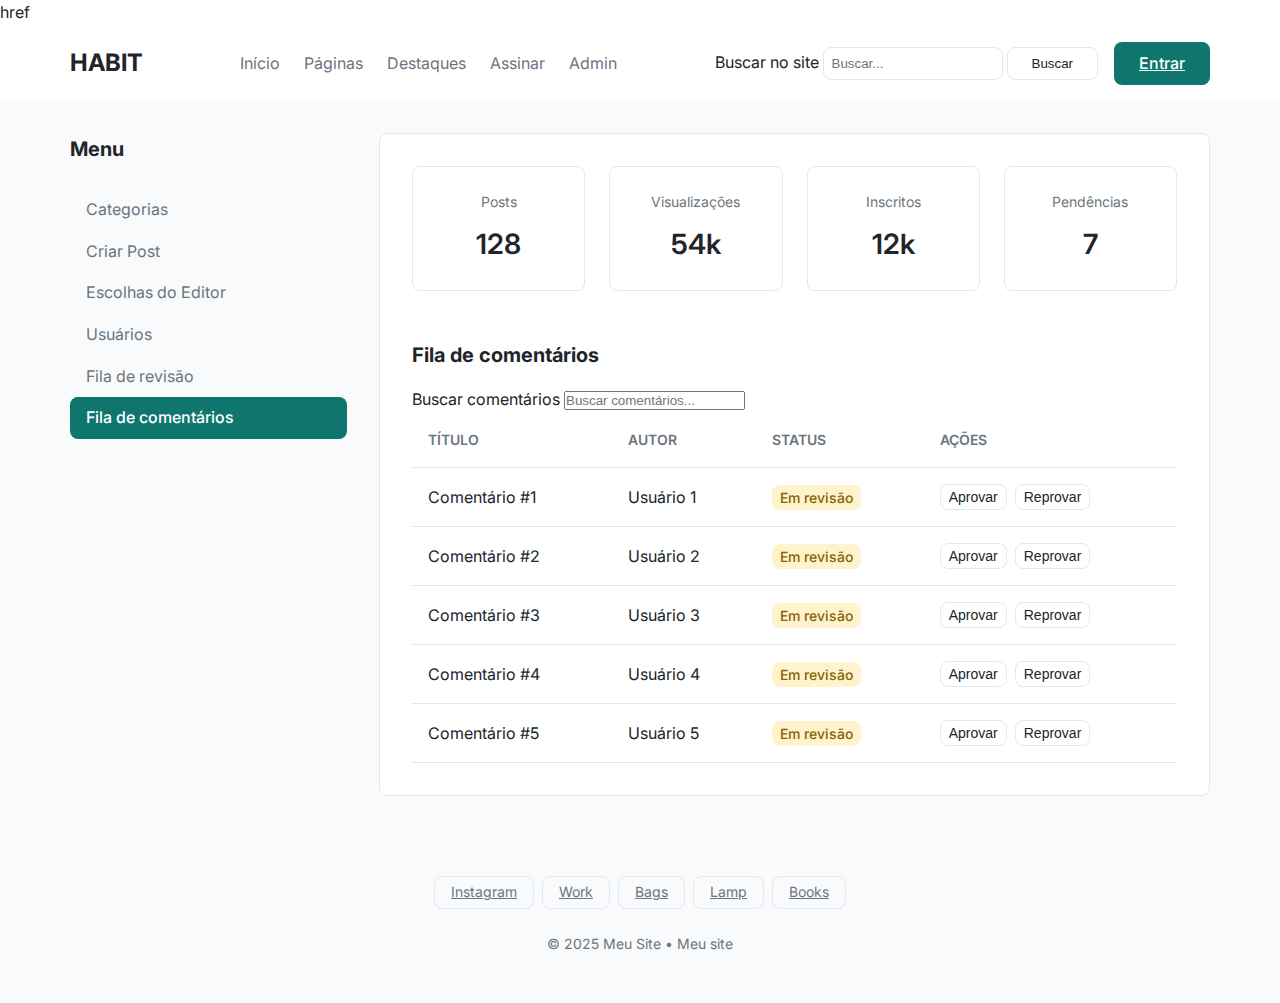
<file: admin-comentarios.html>
<!DOCTYPE html>
<html lang="pt-BR">
<head>
    <meta charset="UTF-8">href
    
    <meta name="viewport" content="width=device-width, initial-scale=1.0">
    <title>Fila de Comentários - Admin - Habit</title>
    <link rel="stylesheet" href="css\styles.css">
    <link rel="preconnect" href="https://fonts.googleapis.com">
    <link rel="preconnect" href="https://fonts.gstatic.com" crossorigin>
    <link href="https://fonts.googleapis.com/css2?family=Inter:wght@400;500;600;700&display=swap" rel="stylesheet">
</head>
<body>

    <header class="main-header">
        <div class="container">
            <a href="index.html" class="logo">HABIT</a>
            <nav class="main-nav" aria-label="Navegação principal">
                <ul>
                    <li><a href="index.html">Início</a></li>
                    <li><a href="#">Páginas</a></li>
                    <li><a href="destaques.html">Destaques</a></li>
                    <li><a href="assinar.html">Assinar</a></li>
                    <li><a href="admin.html">Admin</a></li>
                </ul>
            </nav>
            <div class="header-actions">
                <form class="search-form" role="search">
                    <label for="search-input" class="sr-only">Buscar no site</label>
                    <input type="search" id="search-input" placeholder="Buscar...">
                    <button type="submit" class="btn btn-secondary">Buscar</button>
                </form>
                <a href="entrar.html" class="btn btn-primary">Entrar</a>
            </div>
        </div>
    </header>

    <main class="admin-dashboard">
        <div class="container admin-layout">
            <aside class="admin-menu">
                <h2>Menu</h2>
                <nav aria-label="Painel de administração">
                    <ul>
                        <li><a href="admin.html">Categorias</a></li>
                        <li><a href="admin-criar-post.html">Criar Post</a></li>
                        <li><a href="admin-escolhas.html">Escolhas do Editor</a></li>
                        <li><a href="admin-usuarios.html">Usuários</a></li>
                        <li><a href="admin-revisao.html">Fila de revisão</a></li>
                        <li><a href="admin-comentarios.html" class="active" aria-current="page">Fila de comentários</a></li>
                    </ul>
                </nav>
            </aside>
    
            <section class="admin-content" aria-labelledby="comments-queue-title">
                <div class="stats-grid">
                    <div class="stat-card">
                        <span class="stat-label">Posts</span>
                        <span class="stat-value">128</span>
                    </div>
                    <div class="stat-card">
                        <span class="stat-label">Visualizações</span>
                        <span class="stat-value">54k</span>
                    </div>
                    <div class="stat-card">
                        <span class="stat-label">Inscritos</span>
                        <span class="stat-value">12k</span>
                    </div>
                    <div class="stat-card">
                        <span class="stat-label">Pendências</span>
                        <span class="stat-value">7</span>
                    </div>
                </div>

                <div class="management-section">
                    <h2 id="comments-queue-title">Fila de comentários</h2>
                    <form class="search-management" role="search">
                        <label for="comments-search" class="sr-only">Buscar comentários</label>
                        <input type="search" id="comments-search" placeholder="Buscar comentários...">
                    </form>

                    <div class="table-responsive-wrapper">
                        <table class="data-table">
                            <thead>
                                <tr>
                                    <th>Título</th>
                                    <th>Autor</th>
                                    <th>Status</th>
                                    <th>Ações</th>
                                </tr>
                            </thead>
                            <tbody>
                                <tr>
                                    <td>Comentário #1</td>
                                    <td>Usuário 1</td>
                                    <td><span class="status status-review">Em revisão</span></td>
                                    <td>
                                        <div class="item-actions">
                                            <button class="btn btn-secondary btn-sm">Aprovar</button>
                                            <button class="btn btn-secondary btn-sm">Reprovar</button>
                                        </div>
                                    </td>
                                </tr>
                                <tr>
                                    <td>Comentário #2</td>
                                    <td>Usuário 2</td>
                                    <td><span class="status status-review">Em revisão</span></td>
                                    <td>
                                        <div class="item-actions">
                                            <button class="btn btn-secondary btn-sm">Aprovar</button>
                                            <button class="btn btn-secondary btn-sm">Reprovar</button>
                                        </div>
                                    </td>
                                </tr>
                                <tr>
                                    <td>Comentário #3</td>
                                    <td>Usuário 3</td>
                                    <td><span class="status status-review">Em revisão</span></td>
                                    <td>
                                        <div class="item-actions">
                                            <button class="btn btn-secondary btn-sm">Aprovar</button>
                                            <button class="btn btn-secondary btn-sm">Reprovar</button>
                                        </div>
                                    </td>
                                </tr>
                                <tr>
                                    <td>Comentário #4</td>
                                    <td>Usuário 4</td>
                                    <td><span class="status status-review">Em revisão</span></td>
                                    <td>
                                        <div class="item-actions">
                                            <button class="btn btn-secondary btn-sm">Aprovar</button>
                                            <button class="btn btn-secondary btn-sm">Reprovar</button>
                                        </div>
                                    </td>
                                </tr>
                                <tr>
                                    <td>Comentário #5</td>
                                    <td>Usuário 5</td>
                                    <td><span class="status status-review">Em revisão</span></td>
                                    <td>
                                        <div class="item-actions">
                                            <button class="btn btn-secondary btn-sm">Aprovar</button>
                                            <button class="btn btn-secondary btn-sm">Reprovar</button>
                                        </div>
                                    </td>
                                </tr>
                            </tbody>
                        </table>
                    </div>
                </div>
            </section>
        </div>
    </main>

    <footer class="main-footer">
        <div class="container">
            <div class="tag-list">
                <a href="#" class="tag">Instagram</a>
                <a href="#" class="tag">Work</a>
                <a href="#" class="tag">Bags</a>
                <a href="#" class="tag">Lamp</a>
                <a href="#" class="tag">Books</a>
            </div>
            <p class="copyright">&copy; 2025 Meu Site • Meu site</p>
        </div>
    </footer>

</body>
</html>
</file>
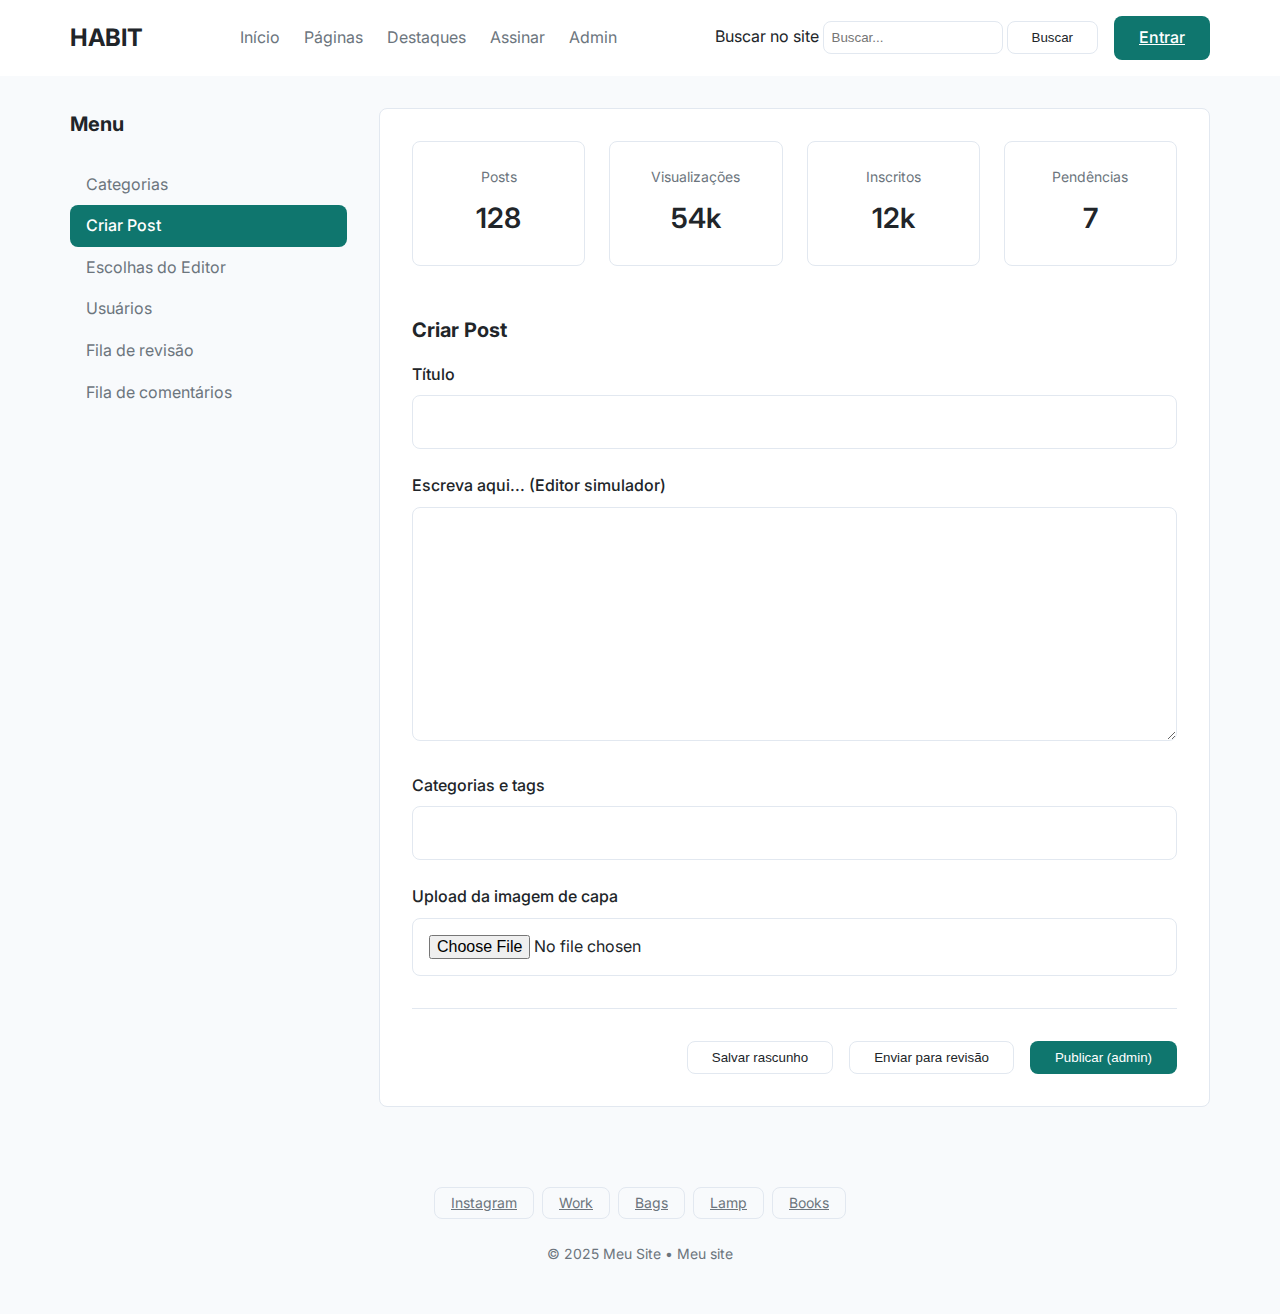
<file: admin-criar-post.html>
<!DOCTYPE html>
<html lang="pt-BR">
<head>
    <meta charset="UTF-8">
    <meta name="viewport" content="width=device-width, initial-scale=1.0">
    <title>Criar Post - Admin - Habit</title>
    <link rel="stylesheet" href="css\styles.css">
    <link rel="preconnect" href="https://fonts.googleapis.com">
    <link rel="preconnect" href="https://fonts.gstatic.com" crossorigin>
    <link href="https://fonts.googleapis.com/css2?family=Inter:wght@400;500;600;700&display=swap" rel="stylesheet">
</head>
<body>

    <header class="main-header">
        <div class="container">
            <a href="index.html" class="logo">HABIT</a>
            <nav class="main-nav" aria-label="Navegação principal">
                <ul>
                    <li><a href="index.html">Início</a></li>
                    <li><a href="#">Páginas</a></li>
                    <li><a href="destaques.html">Destaques</a></li>
                    <li><a href="assinar.html">Assinar</a></li>
                    <li><a href="admin.html">Admin</a></li>
                </ul>
            </nav>
            <div class="header-actions">
                <form class="search-form" role="search">
                    <label for="search-input" class="sr-only">Buscar no site</label>
                    <input type="search" id="search-input" placeholder="Buscar...">
                    <button type="submit" class="btn btn-secondary">Buscar</button>
                </form>
                <a href="entrar.html" class="btn btn-primary">Entrar</a>
            </div>
        </div>
    </header>

    <main class="admin-dashboard">
        <div class="container admin-layout">
            <aside class="admin-menu">
                <h2>Menu</h2>
                <nav aria-label="Painel de administração">
                    <ul>
                        <li><a href="admin.html">Categorias</a></li>
                        <li><a href="admin-criar-post.html" class="active" aria-current="page">Criar Post</a></li>
                        <li><a href="admin-escolhas.html">Escolhas do Editor</a></li>
                        <li><a href="admin-usuarios.html">Usuários</a></li>
                        <li><a href="admin-revisao.html">Fila de revisão</a></li>
                        <li><a href="admin-comentarios.html">Fila de comentários</a></li>
                    </ul>
                </nav>
            </aside>
    
            <section class="admin-content" aria-labelledby="create-post-title">
                <div class="stats-grid">
                    <div class="stat-card">
                        <span class="stat-label">Posts</span>
                        <span class="stat-value">128</span>
                    </div>
                    <div class="stat-card">
                        <span class="stat-label">Visualizações</span>
                        <span class="stat-value">54k</span>
                    </div>
                    <div class="stat-card">
                        <span class="stat-label">Inscritos</span>
                        <span class="stat-value">12k</span>
                    </div>
                    <div class="stat-card">
                        <span class="stat-label">Pendências</span>
                        <span class="stat-value">7</span>
                    </div>
                </div>

                <div class="management-section">
                    <h2 id="create-post-title">Criar Post</h2>
                    <form action="#" method="POST" class="create-post-form">
                        <div class="form-group">
                            <label for="post-title">Título</label>
                            <input type="text" id="post-title" name="post-title" required>
                        </div>

                        <div class="form-group">
                            <label for="post-content">Escreva aqui... (Editor simulador)</label>
                            <textarea id="post-content" name="post-content" rows="10" required></textarea>
                        </div>

                        <div class="form-row">
                            <div class="form-group">
                                <label for="post-categories">Categorias e tags</label>
                                <input type="text" id="post-categories" name="post-categories">
                            </div>
                            <div class="form-group">
                                <label for="post-image">Upload da imagem de capa</label>
                                <input type="file" id="post-image" name="post-image" class="file-input">
                            </div>
                        </div>

                        <div class="form-actions">
                            <button type="button" class="btn btn-secondary">Salvar rascunho</button>
                            <button type="submit" class="btn btn-secondary">Enviar para revisão</button>
                            <button type="submit" class="btn btn-primary">Publicar (admin)</button>
                        </div>
                    </form>
                </div>
            </section>
        </div>
    </main>

    <footer class="main-footer">
        <div class="container">
            <div class="tag-list">
                <a href="#" class="tag">Instagram</a>
                <a href="#" class="tag">Work</a>
                <a href="#" class="tag">Bags</a>
                <a href="#" class="tag">Lamp</a>
                <a href="#" class="tag">Books</a>
            </div>
            <p class="copyright">&copy; 2025 Meu Site • Meu site</p>
        </div>
    </footer>

</body>
</html>
</file>
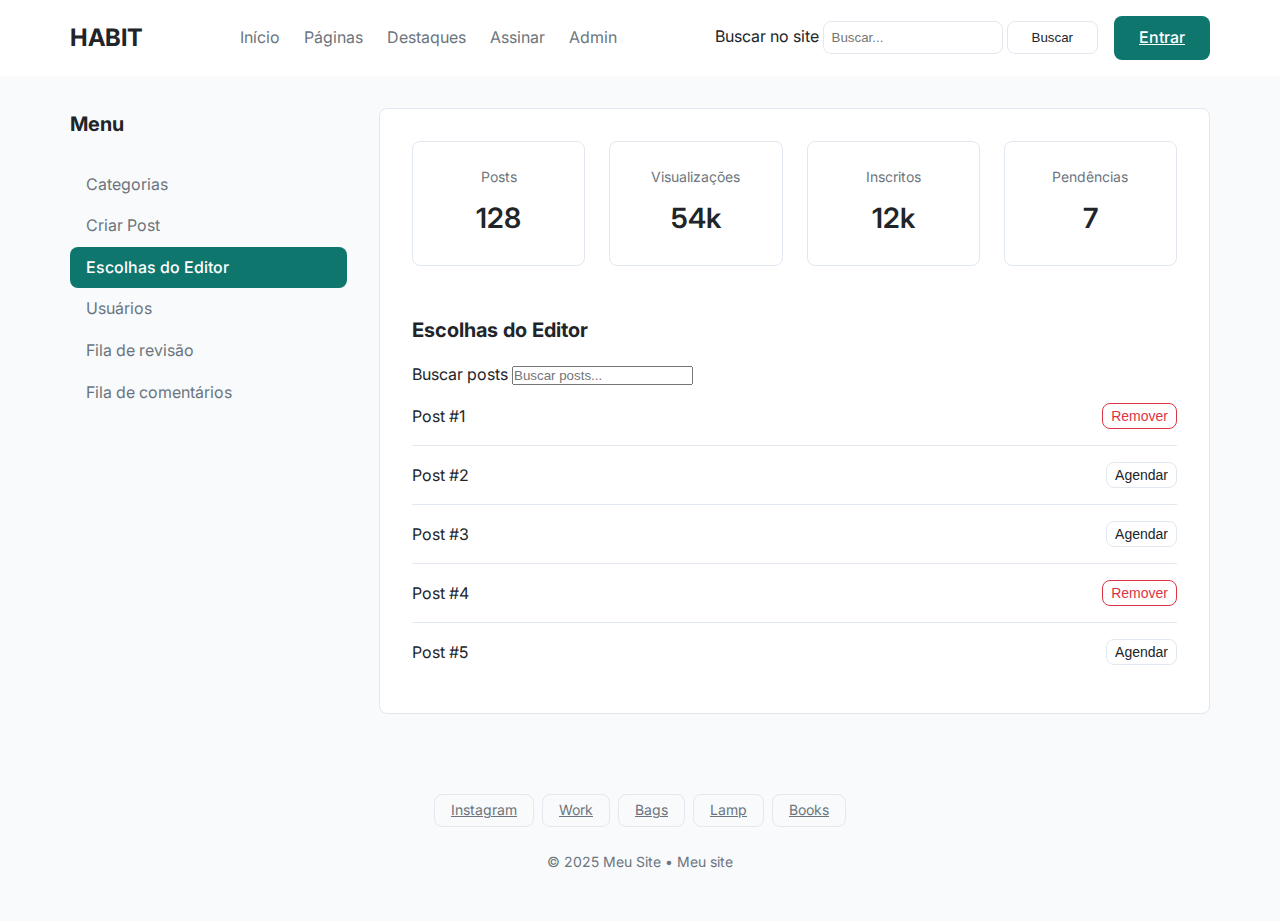
<file: admin-escolhas.html>
<!DOCTYPE html>
<html lang="pt-BR">
<head>
    <meta charset="UTF-8">
    <meta name="viewport" content="width=device-width, initial-scale=1.0">
    <title>Escolhas do Editor - Admin - Habit</title>
    <link rel="stylesheet" href="css\styles.css">
    <link rel="preconnect" href="https://fonts.googleapis.com">
    <link rel="preconnect" href="https://fonts.gstatic.com" crossorigin>
    <link href="https://fonts.googleapis.com/css2?family=Inter:wght@400;500;600;700&display=swap" rel="stylesheet">
</head>
<body>

    <header class="main-header">
        <div class="container">
            <a href="index.html" class="logo">HABIT</a>
            <nav class="main-nav" aria-label="Navegação principal">
                <ul>
                    <li><a href="index.html">Início</a></li>
                    <li><a href="#">Páginas</a></li>
                    <li><a href="destaques.html">Destaques</a></li>
                    <li><a href="assinar.html">Assinar</a></li>
                    <li><a href="admin.html">Admin</a></li>
                </ul>
            </nav>
            <div class="header-actions">
                <form class="search-form" role="search">
                    <label for="search-input" class="sr-only">Buscar no site</label>
                    <input type="search" id="search-input" placeholder="Buscar...">
                    <button type="submit" class="btn btn-secondary">Buscar</button>
                </form>
                <a href="entrar.html" class="btn btn-primary">Entrar</a>
            </div>
        </div>
    </header>

    <main class="admin-dashboard">
        <div class="container admin-layout">
            <aside class="admin-menu">
                <h2>Menu</h2>
                <nav aria-label="Painel de administração">
                    <ul>
                        <li><a href="admin.html">Categorias</a></li>
                        <li><a href="admin-criar-post.html">Criar Post</a></li>
                        <li><a href="admin-escolhas.html" class="active" aria-current="page">Escolhas do Editor</a></li>
                        <li><a href="admin-usuarios.html">Usuários</a></li>
                        <li><a href="admin-revisao.html">Fila de revisão</a></li>
                        <li><a href="admin-comentarios.html">Fila de comentários</a></li>
                    </ul>
                </nav>
            </aside>
    
            <section class="admin-content" aria-labelledby="editor-picks-title">
                <div class="stats-grid">
                    <div class="stat-card">
                        <span class="stat-label">Posts</span>
                        <span class="stat-value">128</span>
                    </div>
                    <div class="stat-card">
                        <span class="stat-label">Visualizações</span>
                        <span class="stat-value">54k</span>
                    </div>
                    <div class="stat-card">
                        <span class="stat-label">Inscritos</span>
                        <span class="stat-value">12k</span>
                    </div>
                    <div class="stat-card">
                        <span class="stat-label">Pendências</span>
                        <span class="stat-value">7</span>
                    </div>
                </div>

                <div class="management-section">
                    <h2 id="editor-picks-title">Escolhas do Editor</h2>
                    <form class="search-management" role="search">
                        <label for="posts-search" class="sr-only">Buscar posts</label>
                        <input type="search" id="posts-search" placeholder="Buscar posts...">
                    </form>

                    <ul class="item-list">
                        <li class="list-item">
                            <span>Post #1</span>
                            <div class="item-actions">
                                <button class="btn btn-secondary btn-sm btn-danger">Remover</button>
                            </div>
                        </li>
                        <li class="list-item">
                            <span>Post #2</span>
                            <div class="item-actions">
                                <button class="btn btn-secondary btn-sm">Agendar</button>
                            </div>
                        </li>
                        <li class="list-item">
                            <span>Post #3</span>
                            <div class="item-actions">
                                <button class="btn btn-secondary btn-sm">Agendar</button>
                            </div>
                        </li>
                        <li class="list-item">
                            <span>Post #4</span>
                            <div class="item-actions">
                                <button class="btn btn-secondary btn-sm btn-danger">Remover</button>
                            </div>
                        </li>
                        <li class="list-item">
                            <span>Post #5</span>
                            <div class="item-actions">
                                <button class="btn btn-secondary btn-sm">Agendar</button>
                            </div>
                        </li>
                    </ul>
                </div>
            </section>
        </div>
    </main>

    <footer class="main-footer">
        <div class="container">
            <div class="tag-list">
                <a href="#" class="tag">Instagram</a>
                <a href="#" class="tag">Work</a>
                <a href="#" class="tag">Bags</a>
                <a href="#" class="tag">Lamp</a>
                <a href="#" class="tag">Books</a>
            </div>
            <p class="copyright">&copy; 2025 Meu Site • Meu site</p>
        </div>
    </footer>

</body>
</html>
</file>
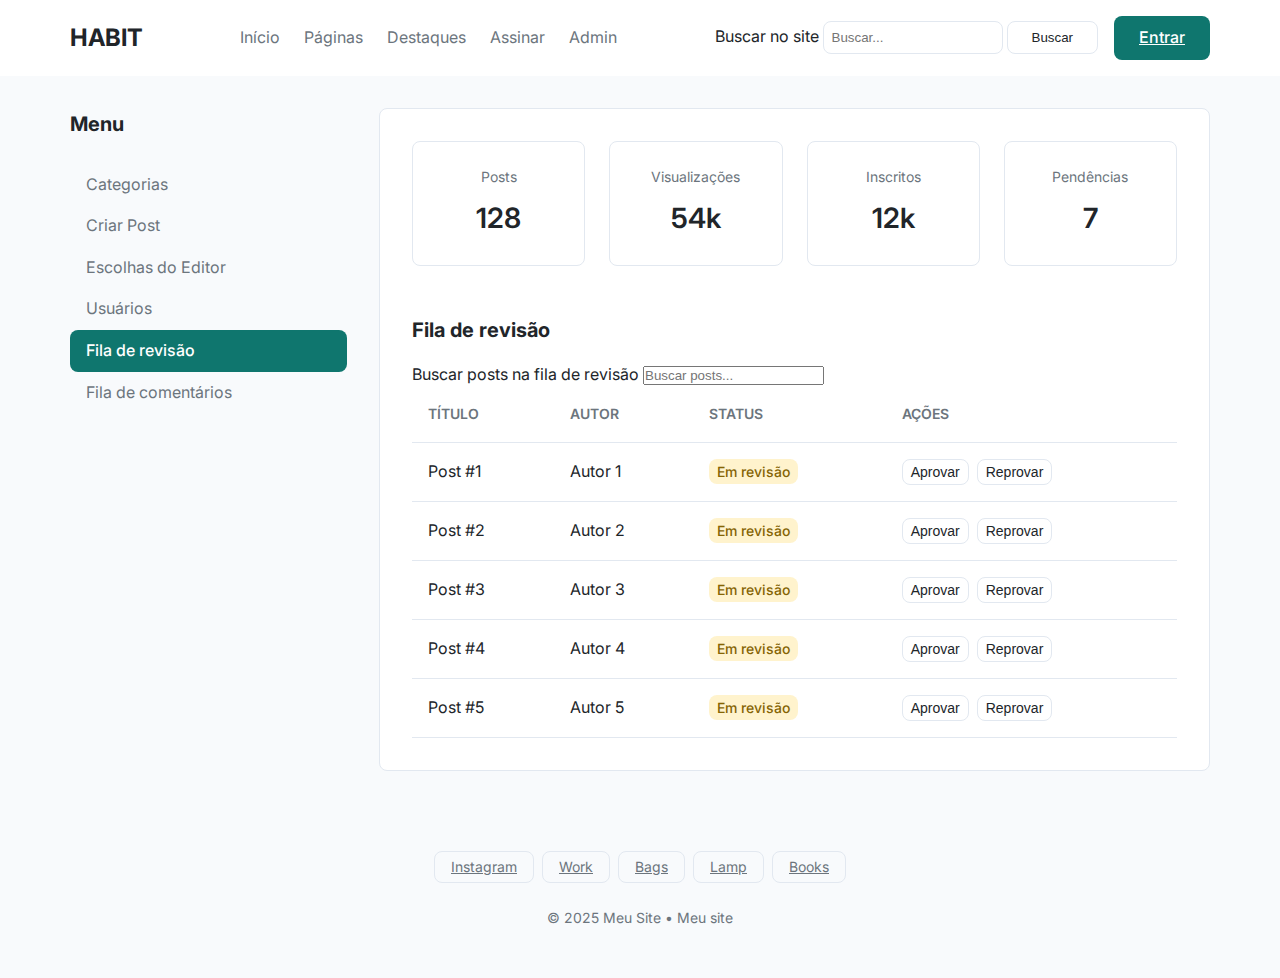
<file: admin-revisao.html>
<!DOCTYPE html>
<html lang="pt-BR">
<head>
    <meta charset="UTF-8">
    <meta name="viewport" content="width=device-width, initial-scale=1.0">
    <title>Fila de Revisão - Admin - Habit</title>
    <link rel="stylesheet" href="css\styles.css">
    <link rel="preconnect" href="https://fonts.googleapis.com">
    <link rel="preconnect" href="https://fonts.gstatic.com" crossorigin>
    <link href="https://fonts.googleapis.com/css2?family=Inter:wght@400;500;600;700&display=swap" rel="stylesheet">
</head>
<body>

    <header class="main-header">
        <div class="container">
            <a href="index.html" class="logo">HABIT</a>
            <nav class="main-nav" aria-label="Navegação principal">
                <ul>
                    <li><a href="index.html">Início</a></li>
                    <li><a href="#">Páginas</a></li>
                    <li><a href="destaques.html">Destaques</a></li>
                    <li><a href="assinar.html">Assinar</a></li>
                    <li><a href="admin.html">Admin</a></li>
                </ul>
            </nav>
            <div class="header-actions">
                <form class="search-form" role="search">
                    <label for="search-input" class="sr-only">Buscar no site</label>
                    <input type="search" id="search-input" placeholder="Buscar...">
                    <button type="submit" class="btn btn-secondary">Buscar</button>
                </form>
                <a href="entrar.html" class="btn btn-primary">Entrar</a>
            </div>
        </div>
    </header>

    <main class="admin-dashboard">
        <div class="container admin-layout">
            <aside class="admin-menu">
                <h2>Menu</h2>
                <nav aria-label="Painel de administração">
                    <ul>
                        <li><a href="admin.html">Categorias</a></li>
                        <li><a href="admin-criar-post.html">Criar Post</a></li>
                        <li><a href="admin-escolhas.html">Escolhas do Editor</a></li>
                        <li><a href="admin-usuarios.html">Usuários</a></li>
                        <li><a href="admin-revisao.html" class="active" aria-current="page">Fila de revisão</a></li>
                        <li><a href="admin-comentarios.html">Fila de comentários</a></li>
                    </ul>
                </nav>
            </aside>
    
            <section class="admin-content" aria-labelledby="review-queue-title">
                <div class="stats-grid">
                    <div class="stat-card">
                        <span class="stat-label">Posts</span>
                        <span class="stat-value">128</span>
                    </div>
                    <div class="stat-card">
                        <span class="stat-label">Visualizações</span>
                        <span class="stat-value">54k</span>
                    </div>
                    <div class="stat-card">
                        <span class="stat-label">Inscritos</span>
                        <span class="stat-value">12k</span>
                    </div>
                    <div class="stat-card">
                        <span class="stat-label">Pendências</span>
                        <span class="stat-value">7</span>
                    </div>
                </div>

                <div class="management-section">
                    <h2 id="review-queue-title">Fila de revisão</h2>
                    <form class="search-management" role="search">
                        <label for="review-search" class="sr-only">Buscar posts na fila de revisão</label>
                        <input type="search" id="review-search" placeholder="Buscar posts...">
                    </form>

                    <div class="table-responsive-wrapper">
                        <table class="data-table">
                            <thead>
                                <tr>
                                    <th>Título</th>
                                    <th>Autor</th>
                                    <th>Status</th>
                                    <th>Ações</th>
                                </tr>
                            </thead>
                            <tbody>
                                <tr>
                                    <td>Post #1</td>
                                    <td>Autor 1</td>
                                    <td><span class="status status-review">Em revisão</span></td>
                                    <td>
                                        <div class="item-actions">
                                            <button class="btn btn-secondary btn-sm">Aprovar</button>
                                            <button class="btn btn-secondary btn-sm">Reprovar</button>
                                        </div>
                                    </td>
                                </tr>
                                <tr>
                                    <td>Post #2</td>
                                    <td>Autor 2</td>
                                    <td><span class="status status-review">Em revisão</span></td>
                                    <td>
                                        <div class="item-actions">
                                            <button class="btn btn-secondary btn-sm">Aprovar</button>
                                            <button class="btn btn-secondary btn-sm">Reprovar</button>
                                        </div>
                                    </td>
                                </tr>
                                <tr>
                                    <td>Post #3</td>
                                    <td>Autor 3</td>
                                    <td><span class="status status-review">Em revisão</span></td>
                                    <td>
                                        <div class="item-actions">
                                            <button class="btn btn-secondary btn-sm">Aprovar</button>
                                            <button class="btn btn-secondary btn-sm">Reprovar</button>
                                        </div>
                                    </td>
                                </tr>
                                <tr>
                                    <td>Post #4</td>
                                    <td>Autor 4</td>
                                    <td><span class="status status-review">Em revisão</span></td>
                                    <td>
                                        <div class="item-actions">
                                            <button class="btn btn-secondary btn-sm">Aprovar</button>
                                            <button class="btn btn-secondary btn-sm">Reprovar</button>
                                        </div>
                                    </td>
                                </tr>
                                <tr>
                                    <td>Post #5</td>
                                    <td>Autor 5</td>
                                    <td><span class="status status-review">Em revisão</span></td>
                                    <td>
                                        <div class="item-actions">
                                            <button class="btn btn-secondary btn-sm">Aprovar</button>
                                            <button class="btn btn-secondary btn-sm">Reprovar</button>
                                        </div>
                                    </td>
                                </tr>
                            </tbody>
                        </table>
                    </div>
                </div>
            </section>
        </div>
    </main>

    <footer class="main-footer">
        <div class="container">
            <div class="tag-list">
                <a href="#" class="tag">Instagram</a>
                <a href="#" class="tag">Work</a>
                <a href="#" class="tag">Bags</a>
                <a href="#" class="tag">Lamp</a>
                <a href="#" class="tag">Books</a>
            </div>
            <p class="copyright">&copy; 2025 Meu Site • Meu site</p>
        </div>
    </footer>

</body>
</html>
</file>
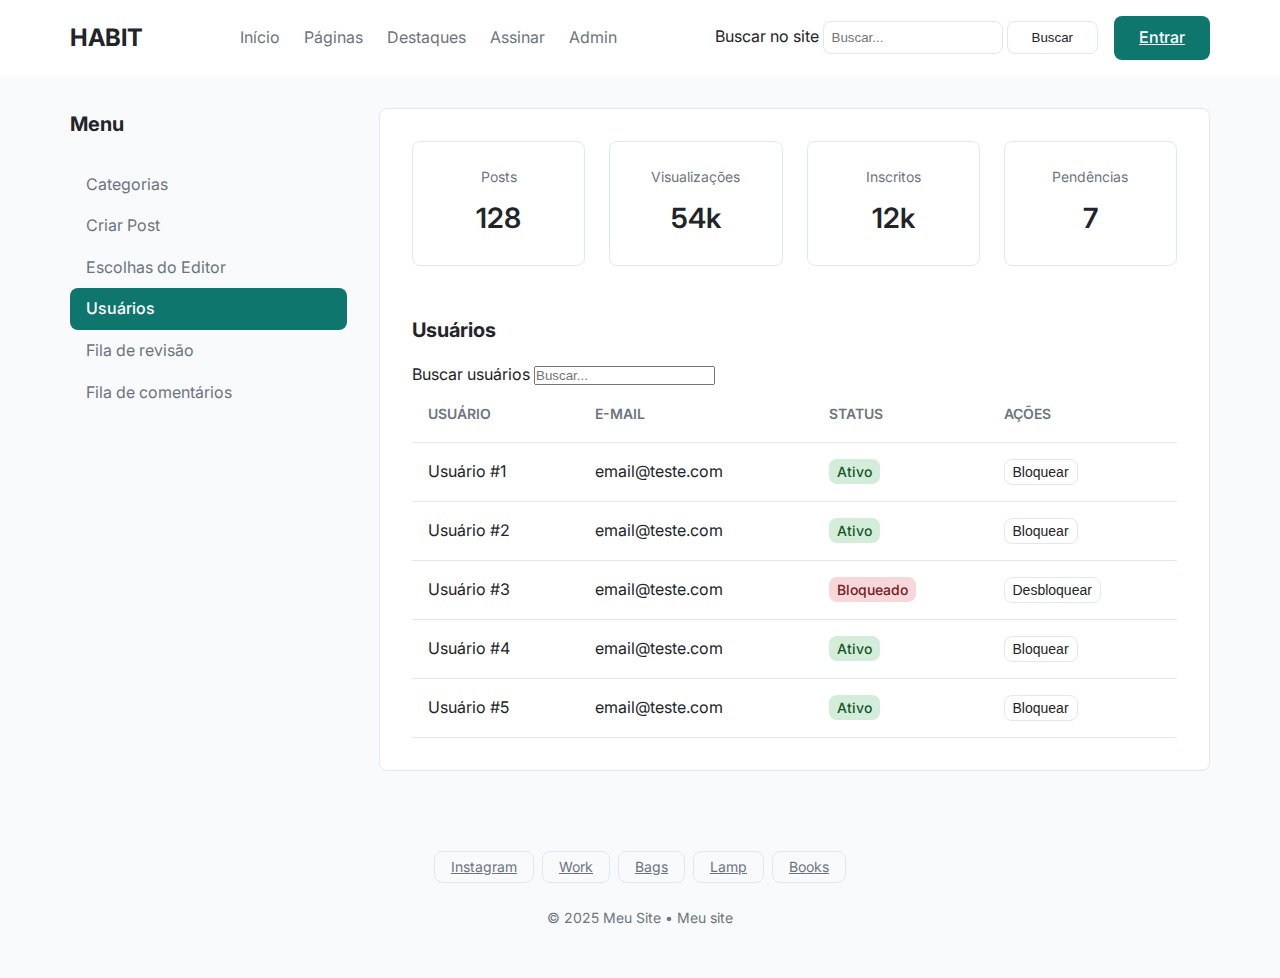
<file: admin-usuarios.html>
<!DOCTYPE html>
<html lang="pt-BR">
<head>
    <meta charset="UTF-8">
    <meta name="viewport" content="width=device-width, initial-scale=1.0">
    <title>Usuários - Admin - Habit</title>
    <link rel="stylesheet" href="css\styles.css">
    <link rel="preconnect" href="https://fonts.googleapis.com">
    <link rel="preconnect" href="https://fonts.gstatic.com" crossorigin>
    <link href="https://fonts.googleapis.com/css2?family=Inter:wght@400;500;600;700&display=swap" rel="stylesheet">
</head>
<body>

    <header class="main-header">
        <div class="container">
            <a href="index.html" class="logo">HABIT</a>
            <nav class="main-nav" aria-label="Navegação principal">
                <ul>
                    <li><a href="index.html">Início</a></li>
                    <li><a href="#">Páginas</a></li>
                    <li><a href="destaques.html">Destaques</a></li>
                    <li><a href="assinar.html">Assinar</a></li>
                    <li><a href="admin.html">Admin</a></li>
                </ul>
            </nav>
            <div class="header-actions">
                <form class="search-form" role="search">
                    <label for="search-input" class="sr-only">Buscar no site</label>
                    <input type="search" id="search-input" placeholder="Buscar...">
                    <button type="submit" class="btn btn-secondary">Buscar</button>
                </form>
                <a href="entrar.html" class="btn btn-primary">Entrar</a>
            </div>
        </div>
    </header>

    <main class="admin-dashboard">
        <div class="container admin-layout">
            <aside class="admin-menu">
                <h2>Menu</h2>
                <nav aria-label="Painel de administração">
                    <ul>
                        <li><a href="admin.html">Categorias</a></li>
                        <li><a href="admin-criar-post.html">Criar Post</a></li>
                        <li><a href="admin-escolhas.html">Escolhas do Editor</a></li>
                        <li><a href="admin-usuarios.html" class="active" aria-current="page">Usuários</a></li>
                        <li><a href="admin-revisao.html">Fila de revisão</a></li>
                        <li><a href="admin-comentarios.html">Fila de comentários</a></li>
                    </ul>
                </nav>
            </aside>
    
            <section class="admin-content" aria-labelledby="users-title">
                <div class="stats-grid">
                    <div class="stat-card">
                        <span class="stat-label">Posts</span>
                        <span class="stat-value">128</span>
                    </div>
                    <div class="stat-card">
                        <span class="stat-label">Visualizações</span>
                        <span class="stat-value">54k</span>
                    </div>
                    <div class="stat-card">
                        <span class="stat-label">Inscritos</span>
                        <span class="stat-value">12k</span>
                    </div>
                    <div class="stat-card">
                        <span class="stat-label">Pendências</span>
                        <span class="stat-value">7</span>
                    </div>
                </div>

                <div class="management-section">
                    <h2 id="users-title">Usuários</h2>
                    <form class="search-management" role="search">
                        <label for="user-search" class="sr-only">Buscar usuários</label>
                        <input type="search" id="user-search" placeholder="Buscar...">
                    </form>

                    <div class="table-responsive-wrapper">
                        <table class="data-table">
                            <thead>
                                <tr>
                                    <th>Usuário</th>
                                    <th>E-mail</th>
                                    <th>Status</th>
                                    <th>Ações</th>
                                </tr>
                            </thead>
                            <tbody>
                                <tr>
                                    <td>Usuário #1</td>
                                    <td>email@teste.com</td>
                                    <td><span class="status status-active">Ativo</span></td>
                                    <td><button class="btn btn-secondary btn-sm">Bloquear</button></td>
                                </tr>
                                <tr>
                                    <td>Usuário #2</td>
                                    <td>email@teste.com</td>
                                    <td><span class="status status-active">Ativo</span></td>
                                    <td><button class="btn btn-secondary btn-sm">Bloquear</button></td>
                                </tr>
                                <tr>
                                    <td>Usuário #3</td>
                                    <td>email@teste.com</td>
                                    <td><span class="status status-blocked">Bloqueado</span></td>
                                    <td><button class="btn btn-secondary btn-sm">Desbloquear</button></td>
                                </tr>
                                <tr>
                                    <td>Usuário #4</td>
                                    <td>email@teste.com</td>
                                    <td><span class="status status-active">Ativo</span></td>
                                    <td><button class="btn btn-secondary btn-sm">Bloquear</button></td>
                                </tr>
                                <tr>
                                    <td>Usuário #5</td>
                                    <td>email@teste.com</td>
                                    <td><span class="status status-active">Ativo</span></td>
                                    <td><button class="btn btn-secondary btn-sm">Bloquear</button></td>
                                </tr>
                            </tbody>
                        </table>
                    </div>
                </div>
            </section>
        </div>
    </main>

    <footer class="main-footer">
        <div class="container">
            <div class="tag-list">
                <a href="#" class="tag">Instagram</a>
                <a href="#" class="tag">Work</a>
                <a href="#" class="tag">Bags</a>
                <a href="#" class="tag">Lamp</a>
                <a href="#" class="tag">Books</a>
            </div>
            <p class="copyright">&copy; 2025 Meu Site • Meu site</p>
        </div>
    </footer>

</body>
</html>
</file>
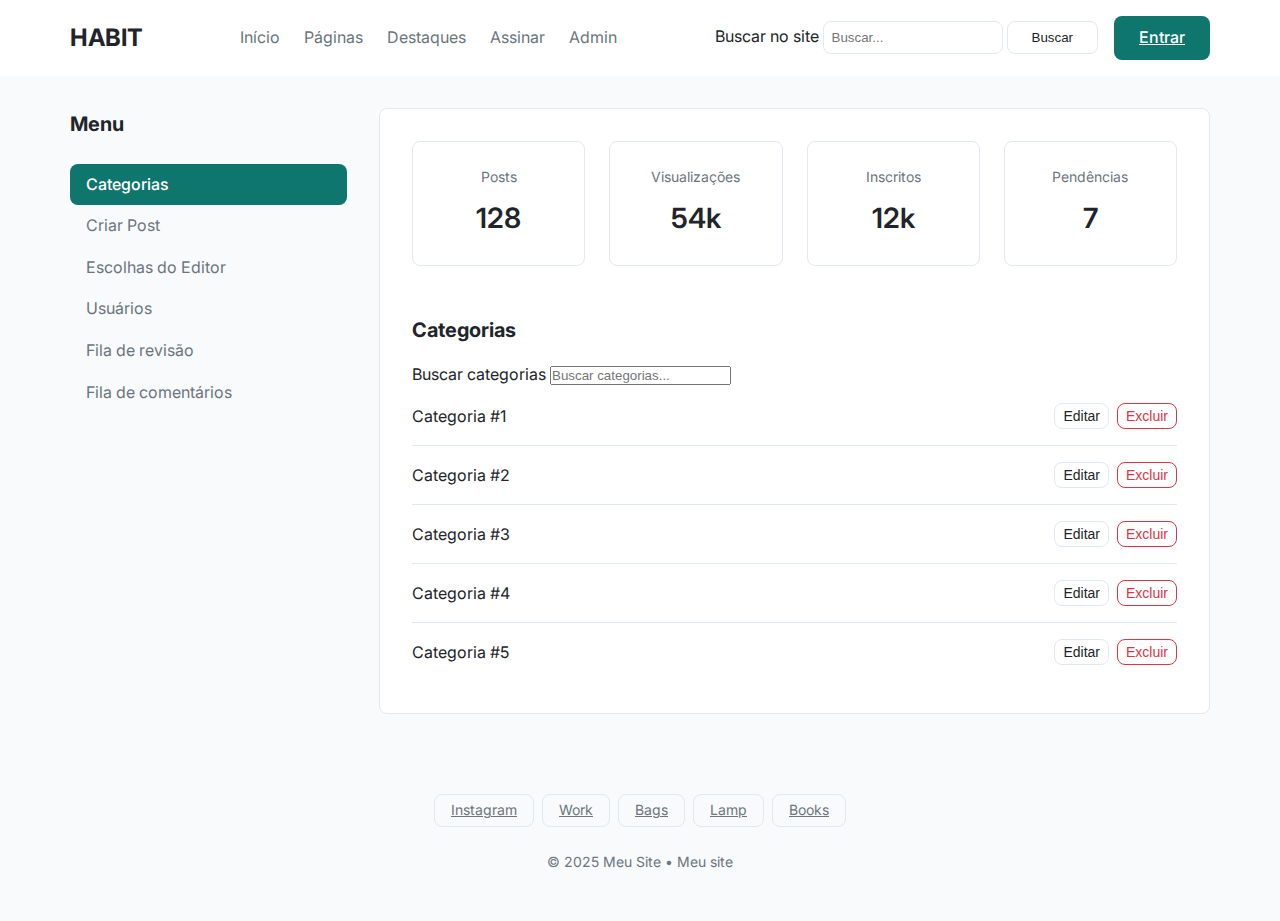
<file: admin.html>
<!DOCTYPE html>
<html lang="pt-BR">
<head>
    <meta charset="UTF-8">
    <meta name="viewport" content="width=device-width, initial-scale=1.0">
    <title>Admin - Habit</title>
    <link rel="stylesheet" href="css\styles.css">
    <link rel="preconnect" href="https://fonts.googleapis.com">
    <link rel="preconnect" href="https://fonts.gstatic.com" crossorigin>
    <link href="https://fonts.googleapis.com/css2?family=Inter:wght@400;500;600;700&display=swap" rel="stylesheet">
</head>
<body>

    <header class="main-header">
        <div class="container">
            <a href="index.html" class="logo">HABIT</a>
            <nav class="main-nav" aria-label="Navegação principal">
                <ul>
                    <li><a href="index.html">Início</a></li>
                    <li><a href="#">Páginas</a></li>
                    <li><a href="destaques.html">Destaques</a></li>
                    <li><a href="assinar.html">Assinar</a></li>
                    <li><a href="admin.html">Admin</a></li>
                </ul>
            </nav>
            <div class="header-actions">
                <form class="search-form" role="search">
                    <label for="search-input" class="sr-only">Buscar no site</label>
                    <input type="search" id="search-input" placeholder="Buscar...">
                    <button type="submit" class="btn btn-secondary">Buscar</button>
                </form>
                <a href="entrar.html" class="btn btn-primary">Entrar</a>
            </div>
        </div>
    </header>

    <main class="admin-dashboard">
        <div class="container admin-layout">
            <aside class="admin-menu">
                <h2>Menu</h2>
                <nav aria-label="Painel de administração">
                    <ul>
                        <li><a href="admin.html" class="active" aria-current="page">Categorias</a></li>
                        <li><a href="admin-criar-post.html">Criar Post</a></li>
                        <li><a href="admin-escolhas.html">Escolhas do Editor</a></li>
                        <li><a href="admin-usuarios.html">Usuários</a></li>
                        <li><a href="admin-revisao.html">Fila de revisão</a></li>
                        <li><a href="admin-comentarios.html">Fila de comentários</a></li>
                    </ul>
                </nav>
            </aside>
    
            <section class="admin-content" aria-labelledby="admin-content-title">
                <div class="stats-grid">
                    <div class="stat-card">
                        <span class="stat-label">Posts</span>
                        <span class="stat-value">128</span>
                    </div>
                    <div class="stat-card">
                        <span class="stat-label">Visualizações</span>
                        <span class="stat-value">54k</span>
                    </div>
                    <div class="stat-card">
                        <span class="stat-label">Inscritos</span>
                        <span class="stat-value">12k</span>
                    </div>
                    <div class="stat-card">
                        <span class="stat-label">Pendências</span>
                        <span class="stat-value">7</span>
                    </div>
                </div>

                <div class="management-section">
                    <h2 id="admin-content-title">Categorias</h2>
                    <form class="search-management" role="search">
                        <label for="category-search" class="sr-only">Buscar categorias</label>
                        <input type="search" id="category-search" placeholder="Buscar categorias...">
                    </form>

                    <ul class="item-list">
                        <li class="list-item">
                            <span>Categoria #1</span>
                            <div class="item-actions">
                                <button class="btn btn-secondary btn-sm">Editar</button>
                                <button class="btn btn-secondary btn-sm btn-danger">Excluir</button>
                            </div>
                        </li>
                        <li class="list-item">
                            <span>Categoria #2</span>
                            <div class="item-actions">
                                <button class="btn btn-secondary btn-sm">Editar</button>
                                <button class="btn btn-secondary btn-sm btn-danger">Excluir</button>
                            </div>
                        </li>
                        <li class="list-item">
                            <span>Categoria #3</span>
                            <div class="item-actions">
                                <button class="btn btn-secondary btn-sm">Editar</button>
                                <button class="btn btn-secondary btn-sm btn-danger">Excluir</button>
                            </div>
                        </li>
                        <li class="list-item">
                            <span>Categoria #4</span>
                            <div class="item-actions">
                                <button class="btn btn-secondary btn-sm">Editar</button>
                                <button class="btn btn-secondary btn-sm btn-danger">Excluir</button>
                            </div>
                        </li>
                        <li class="list-item">
                            <span>Categoria #5</span>
                            <div class="item-actions">
                                <button class="btn btn-secondary btn-sm">Editar</button>
                                <button class="btn btn-secondary btn-sm btn-danger">Excluir</button>
                            </div>
                        </li>
                    </ul>
                </div>
            </section>
        </div>
    </main>

    <footer class="main-footer">
        <div class="container">
            <div class="tag-list">
                <a href="#" class="tag">Instagram</a>
                <a href="#" class="tag">Work</a>
                <a href="#" class="tag">Bags</a>
                <a href="#" class="tag">Lamp</a>
                <a href="#" class="tag">Books</a>
            </div>
            <p class="copyright">&copy; 2025 Meu Site • Meu site</p>
        </div>
    </footer>

</body>
</html>
</file>
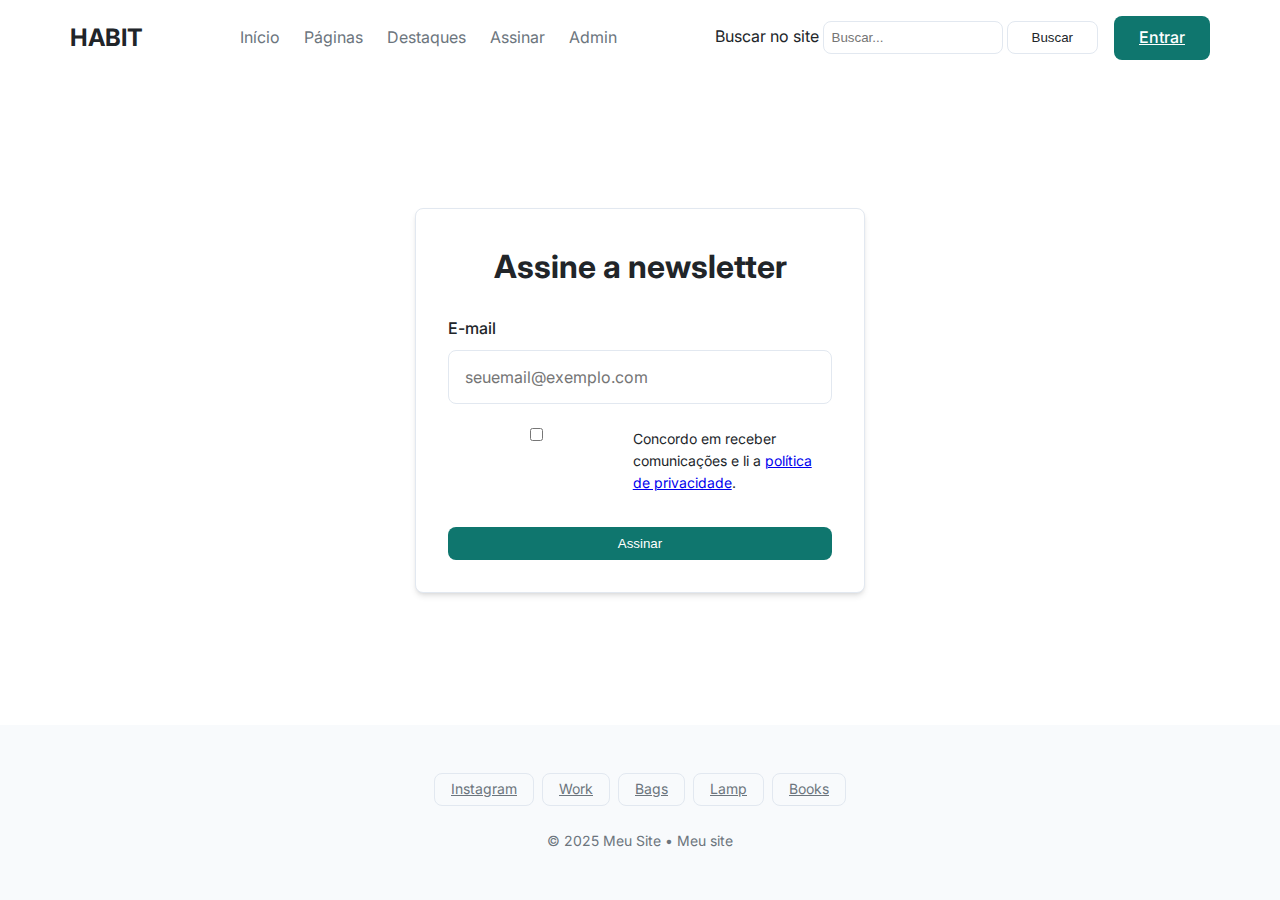
<file: assinar.html>
<!DOCTYPE html>
<html lang="pt-BR">
<head>
    <meta charset="UTF-8">
    <meta name="viewport" content="width=device-width, initial-scale=1.0">
    <title>Assinar Newsletter - Habit</title>
    <link rel="stylesheet" href="css\styles.css">
    <link rel="preconnect" href="https://fonts.googleapis.com">
    <link rel="preconnect" href="https://fonts.gstatic.com" crossorigin>
    <link href="https://fonts.googleapis.com/css2?family=Inter:wght@400;500;600;700&display=swap" rel="stylesheet">
</head>
<body>

    <header class="main-header">
        <div class="container">
            <a href="index.html" class="logo">HABIT</a>
            <nav class="main-nav" aria-label="Navegação principal">
                <ul>
                    <li><a href="index.html">Início</a></li>
                    <li><a href="#">Páginas</a></li>
                    <li><a href="destaques.html">Destaques</a></li>
                    <li><a href="assinar.html">Assinar</a></li>
                    <li><a href="admin.html">Admin</a></li>
                </ul>
            </nav>
            <div class="header-actions">
                <form class="search-form" role="search">
                    <label for="search-input" class="sr-only">Buscar no site</label>
                    <input type="search" id="search-input" placeholder="Buscar...">
                    <button type="submit" class="btn btn-secondary">Buscar</button>
                </form>
                <a href="entrar.html" class="btn btn-primary">Entrar</a>
            </div>
        </div>
    </header>

    <main class="main-centered">
        <section class="newsletter-form-section" aria-labelledby="newsletter-title">
            <div class="form-container">
                <h1 id="newsletter-title">Assine a newsletter</h1>
                <form action="#" method="POST">
                    <div class="form-group">
                        <label for="email">E-mail</label>
                        <input type="email" id="email" name="email" placeholder="seuemail@exemplo.com" required>
                    </div>
                    <div class="form-group checkbox-group">
                        <input type="checkbox" id="consent" name="consent" required>
                        <label for="consent">Concordo em receber comunicações e li a <a href="#">política de privacidade</a>.</label>
                    </div>
                    <button type="submit" class="btn btn-primary btn-full">Assinar</button>
                </form>
            </div>
        </section>
    </main>

    <footer class="main-footer">
        <div class="container">
            <div class="tag-list">
                <a href="#" class="tag">Instagram</a>
                <a href="#" class="tag">Work</a>
                <a href="#" class="tag">Bags</a>
                <a href="#" class="tag">Lamp</a>
                <a href="#" class="tag">Books</a>
            </div>
            <p class="copyright">&copy; 2025 Meu Site • Meu site</p>
        </div>
    </footer>

</body>
</html>
</file>
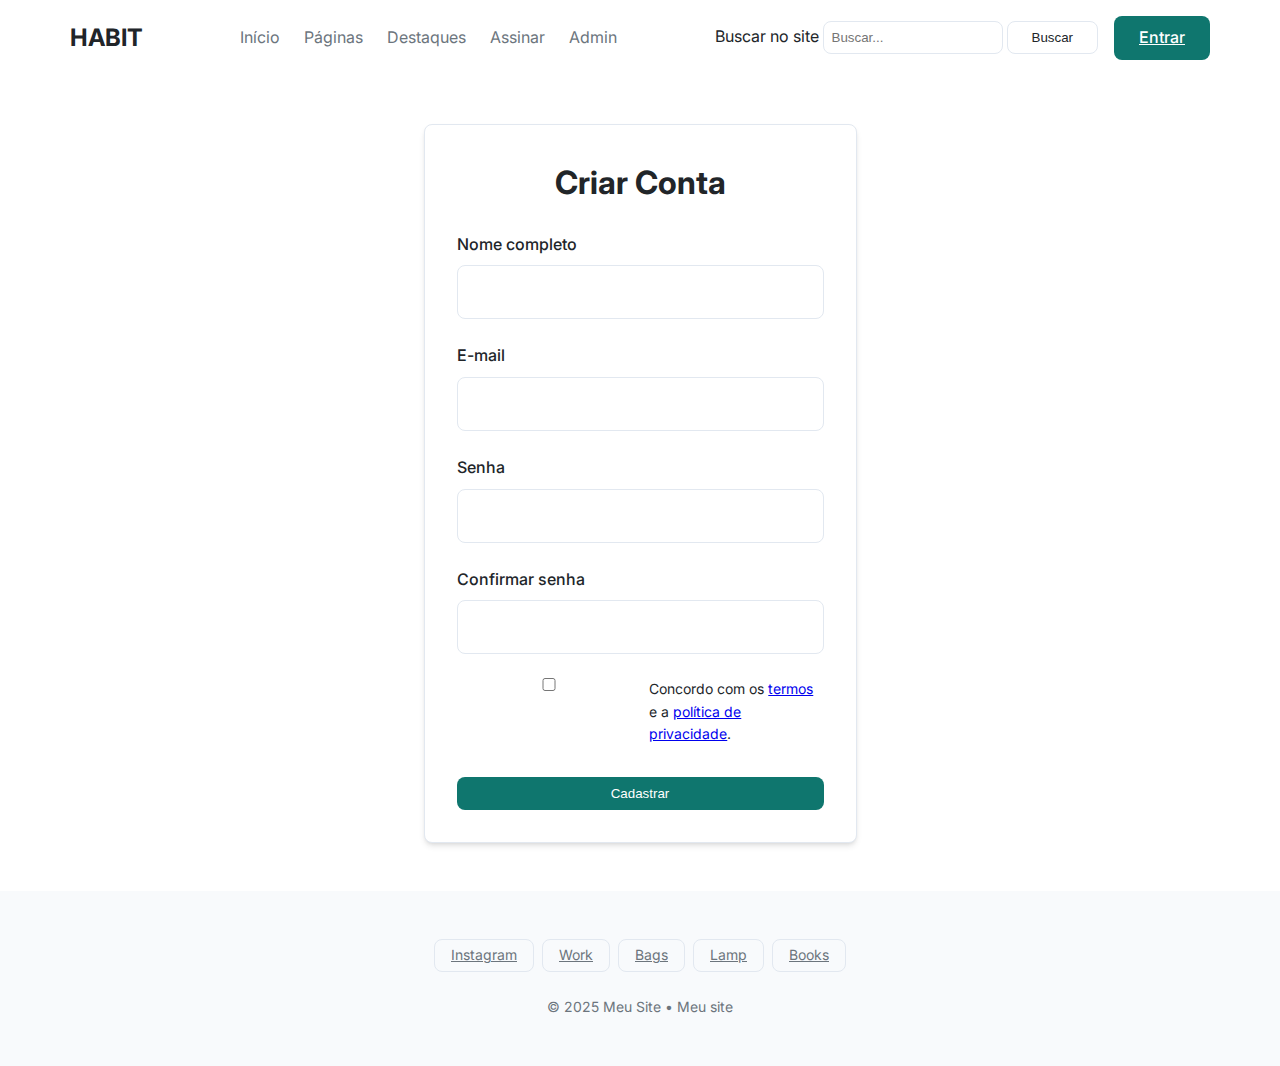
<file: criar-conta.html>
<!DOCTYPE html>
<html lang="pt-BR">
<head>
    <meta charset="UTF-8">
    <meta name="viewport" content="width=device-width, initial-scale=1.0">
    <title>Criar Conta - Habit</title>
    <link rel="stylesheet" href="css\styles.css">
    <link rel="preconnect" href="https://fonts.googleapis.com">
    <link rel="preconnect" href="https://fonts.gstatic.com" crossorigin>
    <link href="https://fonts.googleapis.com/css2?family=Inter:wght@400;500;600;700&display=swap" rel="stylesheet">
</head>
<body>

    <header class="main-header">
        <div class="container">
            <a href="index.html" class="logo">HABIT</a>
            <nav class="main-nav" aria-label="Navegação principal">
                <ul>
                    <li><a href="index.html">Início</a></li>
                    <li><a href="#">Páginas</a></li>
                    <li><a href="destaques.html">Destaques</a></li>
                    <li><a href="assinar.html">Assinar</a></li>
                    <li><a href="admin.html">Admin</a></li>
                </ul>
            </nav>
            <div class="header-actions">
                <form class="search-form" role="search">
                    <label for="search-input" class="sr-only">Buscar no site</label>
                    <input type="search" id="search-input" placeholder="Buscar...">
                    <button type="submit" class="btn btn-secondary">Buscar</button>
                </form>
                <a href="entrar.html" class="btn btn-primary">Entrar</a>
            </div>
        </div>
    </header>

    <main class="main-centered">
        <section class="auth-form-section" aria-labelledby="auth-title-register">
            <div class="form-container">
                <h1 id="auth-title-register">Criar Conta</h1>
                <form action="#" method="POST">
                    <div class="form-group">
                        <label for="fullname">Nome completo</label>
                        <input type="text" id="fullname" name="fullname" required>
                    </div>
                    <div class="form-group">
                        <label for="email">E-mail</label>
                        <input type="email" id="email" name="email" required>
                    </div>
                    <div class="form-group">
                        <label for="password">Senha</label>
                        <input type="password" id="password" name="password" required>
                    </div>
                    <div class="form-group">
                        <label for="password-confirm">Confirmar senha</label>
                        <input type="password" id="password-confirm" name="password-confirm" required>
                    </div>
                    <div class="form-group checkbox-group">
                        <input type="checkbox" id="terms" name="terms" required>
                        <label for="terms">Concordo com os <a href="#">termos</a> e a <a href="#">política de privacidade</a>.</label>
                    </div>
                    <button type="submit" class="btn btn-primary btn-full">Cadastrar</button>
                </form>
            </div>
        </section>
    </main>

    <footer class="main-footer">
        <div class="container">
            <div class="tag-list">
                <a href="#" class="tag">Instagram</a>
                <a href="#" class="tag">Work</a>
                <a href="#" class="tag">Bags</a>
                <a href="#" class="tag">Lamp</a>
                <a href="#" class="tag">Books</a>
            </div>
            <p class="copyright">&copy; 2025 Meu Site • Meu site</p>
        </div>
    </footer>

</body>
</html>
</file>
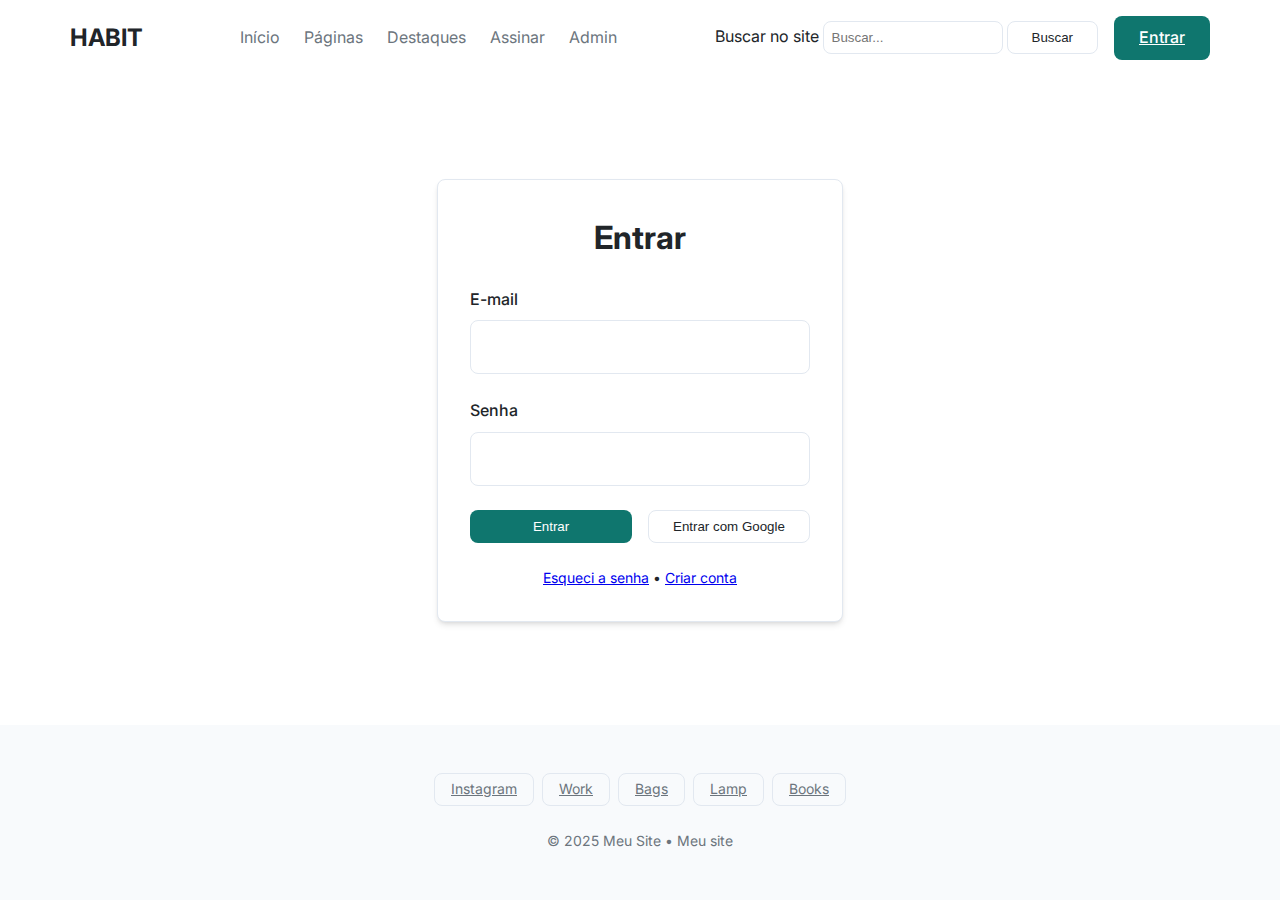
<file: entrar.html>
<!DOCTYPE html>
<html lang="pt-BR">
<head>
    <meta charset="UTF-8">
    <meta name="viewport" content="width=device-width, initial-scale=1.0">
    <title>Entrar - Habit</title>
    <link rel="stylesheet" href="css\styles.css">
    <link rel="preconnect" href="https://fonts.googleapis.com">
    <link rel="preconnect" href="https://fonts.gstatic.com" crossorigin>
    <link href="https://fonts.googleapis.com/css2?family=Inter:wght@400;500;600;700&display=swap" rel="stylesheet">
</head>
<body>

    <header class="main-header">
        <div class="container">
            <a href="index.html" class="logo">HABIT</a>
            <nav class="main-nav" aria-label="Navegação principal">
                <ul>
                    <li><a href="index.html">Início</a></li>
                    <li><a href="#">Páginas</a></li>
                    <li><a href="destaques.html">Destaques</a></li>
                    <li><a href="assinar.html">Assinar</a></li>
                    <li><a href="admin.html">Admin</a></li>
                </ul>
            </nav>
            <div class="header-actions">
                <form class="search-form" role="search">
                    <label for="search-input" class="sr-only">Buscar no site</label>
                    <input type="search" id="search-input" placeholder="Buscar...">
                    <button type="submit" class="btn btn-secondary">Buscar</button>
                </form>
                <a href="entrar.html" class="btn btn-primary">Entrar</a>
            </div>
        </div>
    </header>

    <main class="main-centered">
        <section class="auth-form-section" aria-labelledby="auth-title-login">
            <div class="form-container">
                <h1 id="auth-title-login">Entrar</h1>
                <form action="#" method="POST">
                    <div class="form-group">
                        <label for="email">E-mail</label>
                        <input type="email" id="email" name="email" required>
                    </div>
                    <div class="form-group">
                        <label for="password">Senha</label>
                        <input type="password" id="password" name="password" required>
                    </div>
                    <div class="form-actions-row">
                        <button type="submit" class="btn btn-primary">Entrar</button>
                        <button type="button" class="btn btn-secondary">Entrar com Google</button>
                    </div>
                    <div class="form-links">
                        <a href="#">Esqueci a senha</a> • <a href="criar-conta.html">Criar conta</a>
                    </div>
                </form>
            </div>
        </section>
    </main>

    <footer class="main-footer">
        <div class="container">
            <div class="tag-list">
                <a href="#" class="tag">Instagram</a>
                <a href="#" class="tag">Work</a>
                <a href="#" class="tag">Bags</a>
                <a href="#" class="tag">Lamp</a>
                <a href="#" class="tag">Books</a>
            </div>
            <p class="copyright">&copy; 2025 Meu Site • Meu site</p>
        </div>
    </footer>

</body>
</html>
</file>
